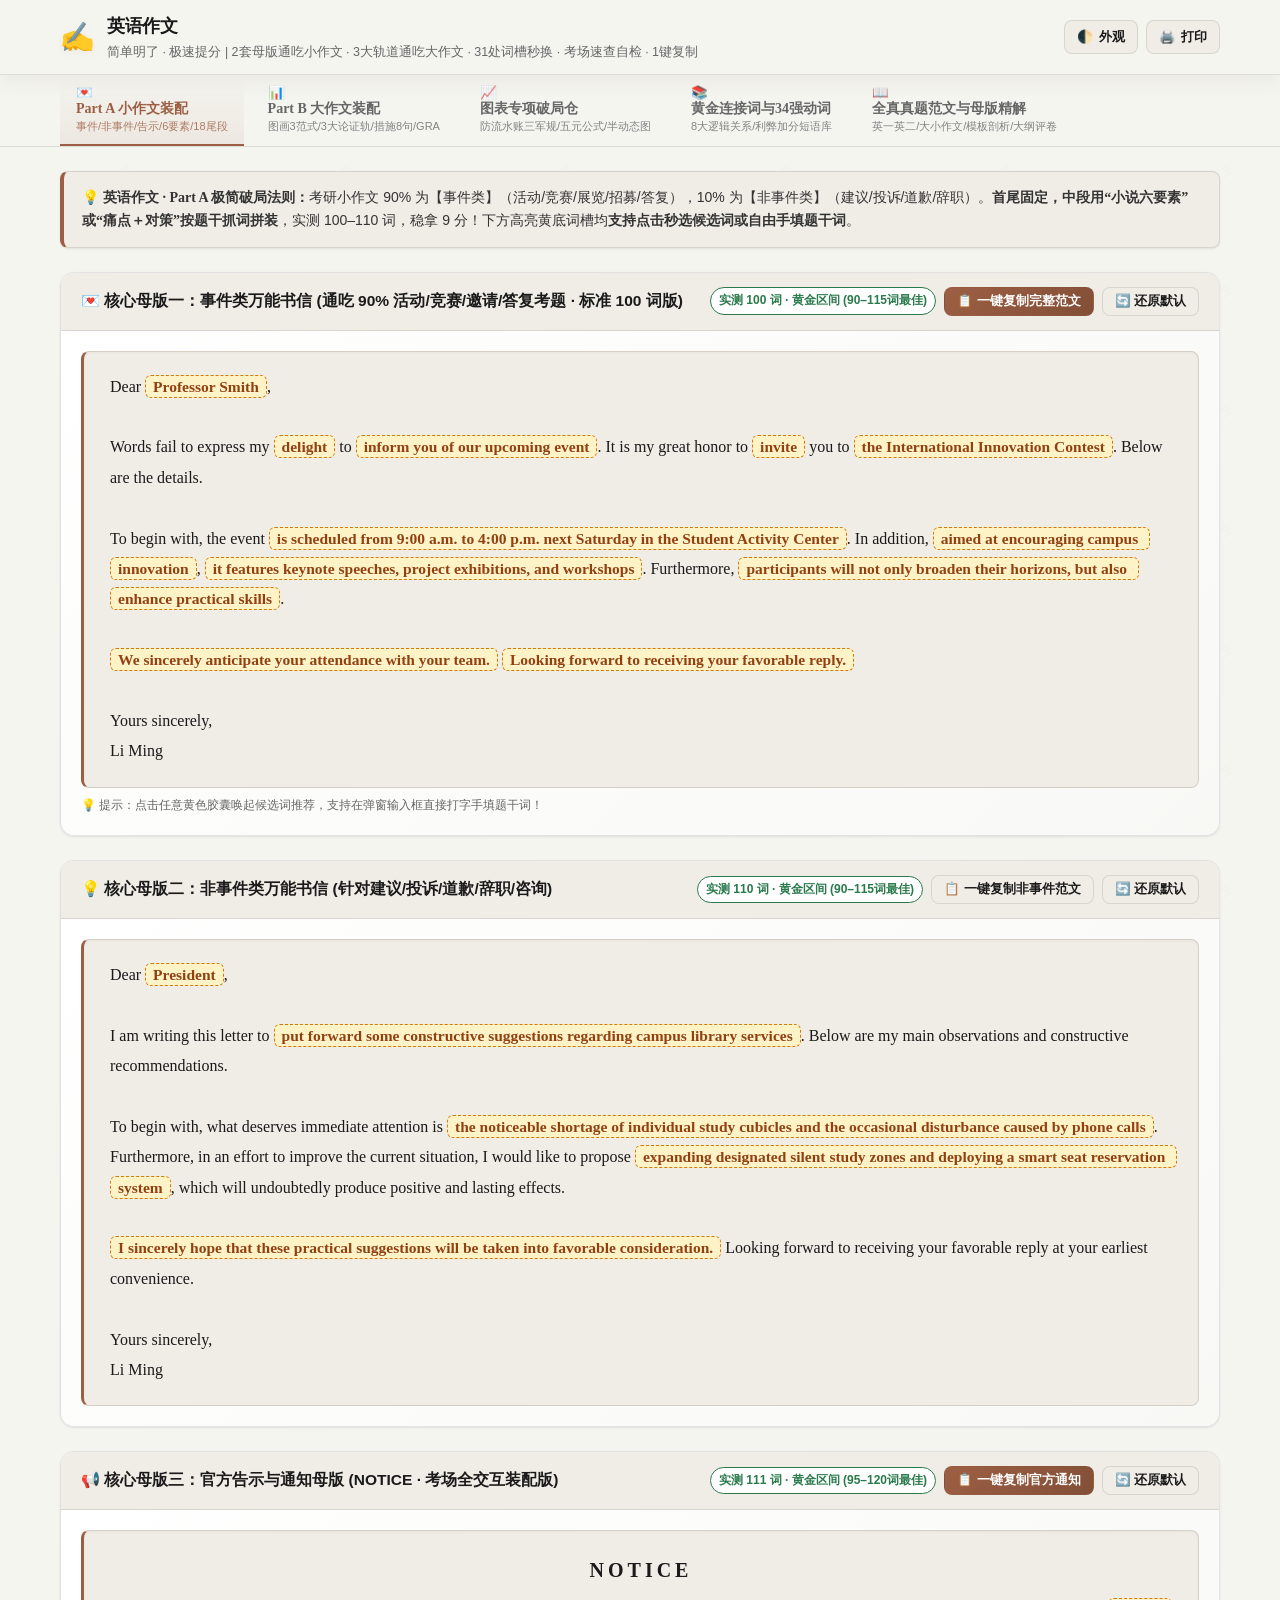
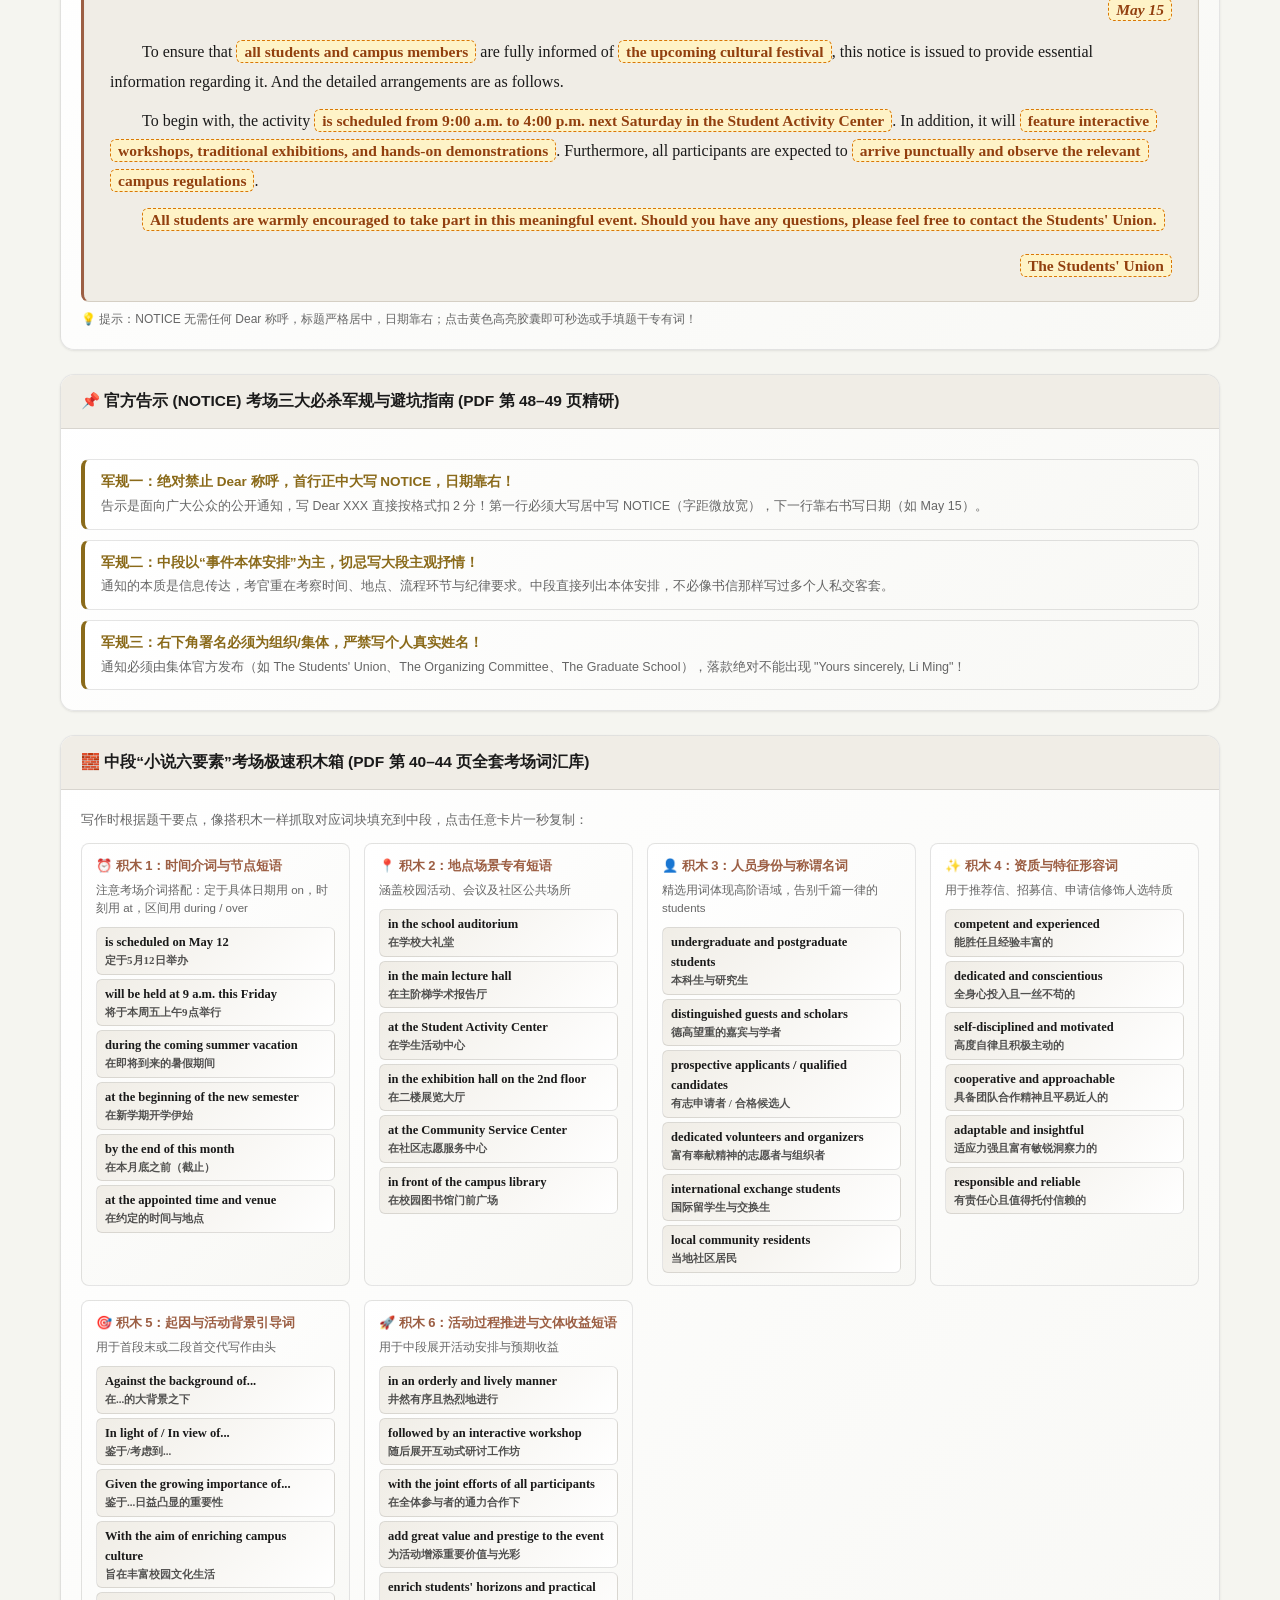
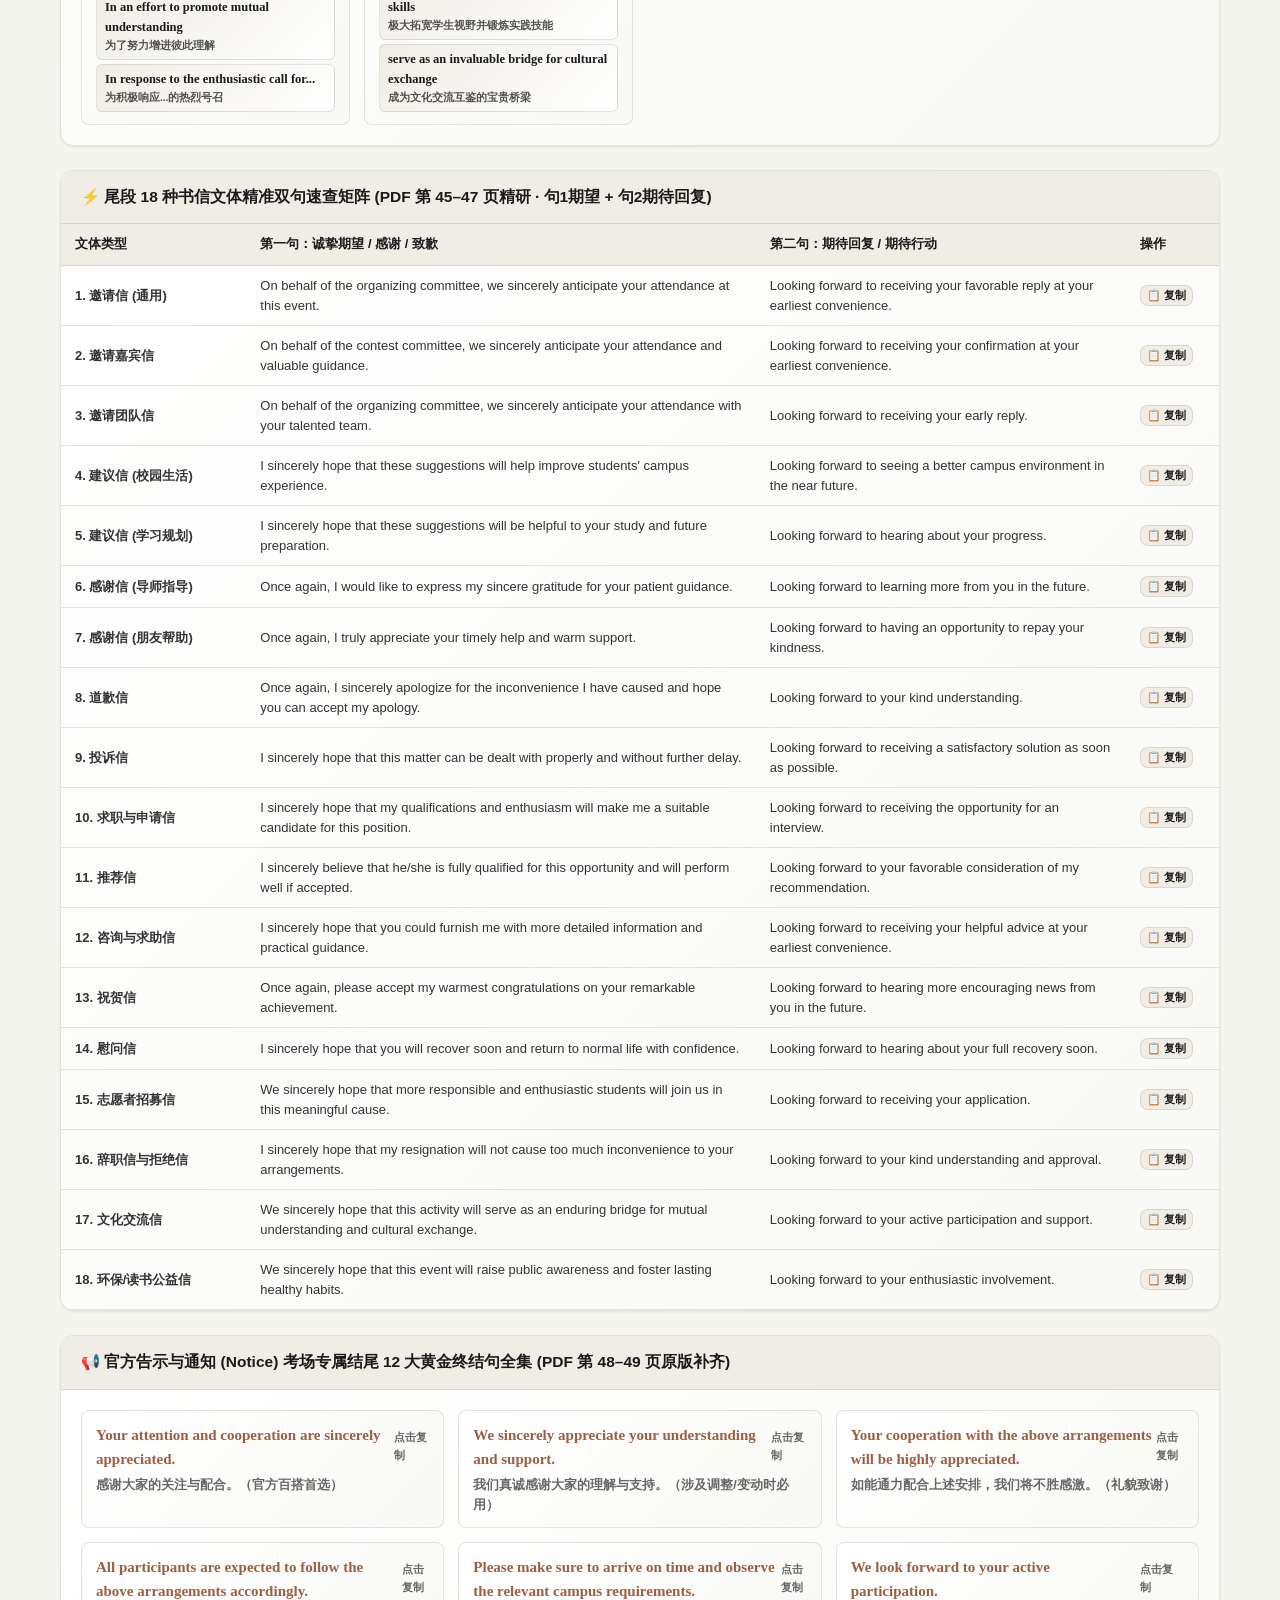
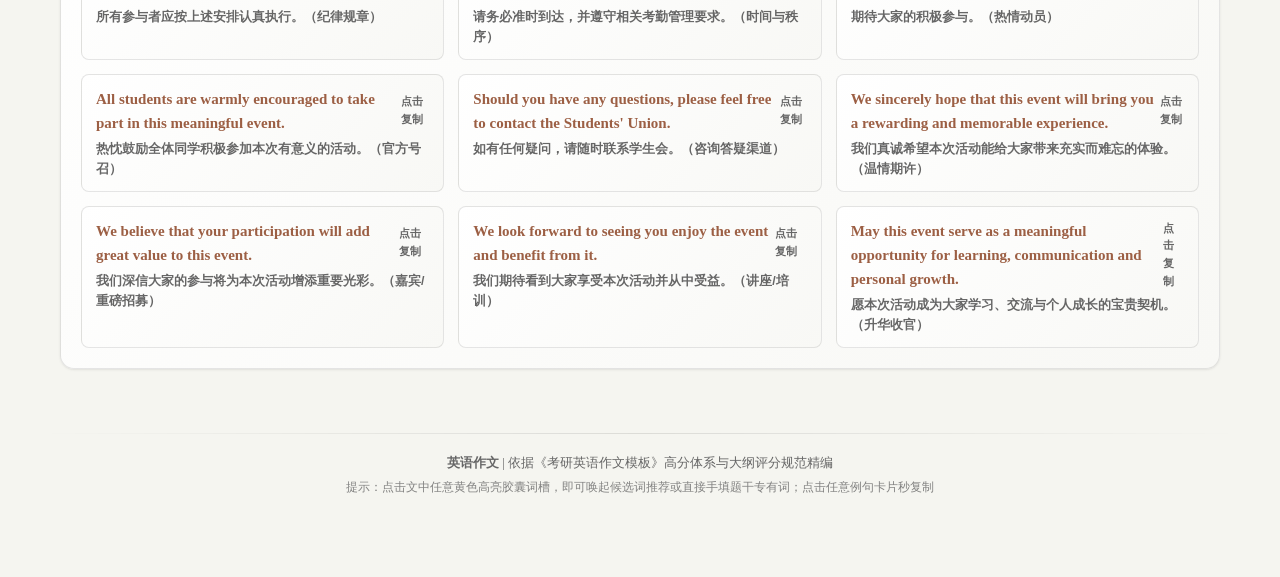
<file: index.html>
<!DOCTYPE html>
<html lang="zh-CN">
<head>
  <meta charset="UTF-8">
  <meta name="viewport" content="width=device-width, initial-scale=1.0, maximum-scale=5.0, user-scalable=yes">
  <meta name="theme-color" content="#9c5f44" media="(prefers-color-scheme: light)">
  <meta name="theme-color" content="#140f0c" media="(prefers-color-scheme: dark)">
  <meta name="description" content="英语作文 · 考研英语大小作文母版装配站（Part A + Part B 极简母版、词槽秒换、小说六要素积木、18类书信尾段、措施8大官方句、34学术强动词、图表三大军规、上位大词速查）">
  <meta name="apple-mobile-web-app-capable" content="yes">
  <meta name="apple-mobile-web-app-status-bar-style" content="black-translucent">
  <meta http-equiv="X-UA-Compatible" content="IE=edge">
  <meta name="referrer" content="no-referrer">
  <!-- Security: Content-Security-Policy -->
  <meta http-equiv="Content-Security-Policy" content="default-src 'self'; style-src 'self' 'unsafe-inline' https://fonts.loli.net; font-src https://fonts.gstatic.com https://gstatic.loli.net; script-src 'self' 'unsafe-inline'; img-src 'self' data:; connect-src 'self';">
  <title>英语作文</title>
  <link rel="preconnect" href="https://fonts.loli.net" crossorigin>
  <link rel="stylesheet" href="style.css">
  <link rel="manifest" href="manifest.json">
</head>
<body>
  <!-- Header Bar -->
  <header class="app-header">
    <div class="header-inner">
      <div class="brand-wrap">
        <div class="brand-logo" title="英语作文 · 考研英语大小作文母版装配站">✍️</div>
        <div class="brand-info">
          <div class="brand-title-row">
            <h1 class="brand-title">英语作文</h1>
          </div>
          <p class="brand-desc">简单明了 · 极速提分 | 2套母版通吃小作文 · 3大轨道通吃大作文 · 31处词槽秒换 · 考场速查自检 · 1键复制</p>
        </div>
      </div>
      <div class="header-actions">
        <button type="button" class="action-btn theme-toggle-btn" id="theme-toggle-btn" title="切换深色/浅色模式" aria-label="切换主题模式">
          <span class="theme-icon">🌓</span>
          <span class="btn-label">外观</span>
        </button>
        <button type="button" class="action-btn print-btn" id="print-btn" title="打印/导出为 A4 纸质背诵单" aria-label="打印导出">
          <span>🖨️</span>
          <span class="btn-label">打印</span>
        </button>
      </div>
    </div>
  </header>

  <!-- Sticky Nav Tabs -->
  <nav class="nav-bar" role="tablist" aria-label="内容导航">
    <div class="nav-inner">
      <button type="button" class="nav-tab is-active" data-tab="partA" role="tab" aria-selected="true" aria-controls="main-container">
        <span class="tab-icon">💌</span>
        <span class="tab-title">
          <span class="title-full">Part A 小作文装配</span>
          <span class="title-short">Part A 小作文</span>
        </span>
        <span class="tab-sub">事件/非事件/告示/6要素/18尾段</span>
      </button>
      <button type="button" class="nav-tab" data-tab="partB" role="tab" aria-selected="false" aria-controls="main-container">
        <span class="tab-icon">📊</span>
        <span class="tab-title">
          <span class="title-full">Part B 大作文装配</span>
          <span class="title-short">Part B 大作文</span>
        </span>
        <span class="tab-sub">图画3范式/3大论证轨/措施8句/GRA</span>
      </button>
      <button type="button" class="nav-tab" data-tab="charts" role="tab" aria-selected="false" aria-controls="main-container">
        <span class="tab-icon">📈</span>
        <span class="tab-title">
          <span class="title-full">图表专项破局仓</span>
          <span class="title-short">图表公式</span>
        </span>
        <span class="tab-sub">防流水账三军规/五元公式/半动态图</span>
      </button>
      <button type="button" class="nav-tab" data-tab="toolkit" role="tab" aria-selected="false" aria-controls="main-container">
        <span class="tab-icon">📚</span>
        <span class="tab-title">
          <span class="title-full">黄金连接词与34强动词</span>
          <span class="title-short">词库</span>
        </span>
        <span class="tab-sub">8大逻辑关系/利弊加分短语库</span>
      </button>
      <button type="button" class="nav-tab" data-tab="examTips" role="tab" aria-selected="false" aria-controls="main-container">
        <span class="tab-icon">📖</span>
        <span class="tab-title">
          <span class="title-full">全真真题范文与母版精解</span>
          <span class="title-short">真题精解</span>
        </span>
        <span class="tab-sub">英一英二/大小作文/模板剖析/大纲评卷</span>
      </button>
    </div>
  </nav>

  <!-- Main Content Container -->
  <main class="main-container" id="main-container" role="tabpanel">
    <!-- Tab content injected dynamically via app.js -->
  </main>

  <!-- Bottom Quick Status & Toast -->
  <div class="toast" id="toast" role="alert" aria-live="assertive" hidden></div>

  <!-- Back to Top Button -->
  <button type="button" class="back-to-top" id="back-to-top" aria-label="回到顶部" hidden>
    <span>↑</span>
  </button>

  <!-- Footer -->
  <footer class="app-footer">
    <p><strong>英语作文</strong> | 依据《考研英语作文模板》高分体系与大纲评分规范精编</p>
    <p class="footer-tip">提示：点击文中任意黄色高亮胶囊词槽，即可唤起候选词推荐或直接手填题干专有词；点击任意例句卡片秒复制</p>
  </footer>

  <script src="app.js"></script>
</body>
</html>
</file>
<file: style.css>
/* ==========================================================================
   Olu
   Design System & Modern Stylesheet
   ========================================================================== */

@import url('https://fonts.loli.net/css2?family=Noto+Serif+SC:wght@700&family=Noto+Sans+SC:wght@300;400;500;600;700&display=swap');

:root {
  /* Typography */
  --font-sans: 'Noto Sans SC', -apple-system, BlinkMacSystemFont, 'Segoe UI', Roboto, 'PingFang SC', 'Microsoft YaHei', sans-serif;
  --font-serif: 'Noto Serif SC', 'Songti SC', 'STSong', 'SimSun', serif;
  --font-en: 'Times New Roman', Times, Georgia, serif;
  --font-mono: SFMono-Regular, Consolas, 'Liberation Mono', Menlo, monospace;

  /* Theme: Light Mode (Warm Academic) */
  --bg: #f5f5f0;
  --surface: #ffffff;
  --surface-gradient-start: #ffffff;
  --surface-gradient-end: #f8f8f5;
  --paper: #f0ede6;
  --paper-border: #d5cfc4;
  --line: rgba(0,0,0,0.1);
  --line-strong: rgba(0,0,0,0.18);
  --glass: rgba(245,245,240,0.92);

  --ink: #1a1a1a;
  --ink-light: #333333;
  --muted: #666666;
  --muted-light: #999999;

  --accent: #9c5f44;
  --accent-hover: #834f37;
  --accent-light: rgba(156,95,68,0.09);
  --accent-border: rgba(156,95,68,0.26);

  --slot-bg: #fef3c7;
  --slot-border: #d97706;
  --slot-text: #92400e;
  --slot-hover: #fde68a;

  --gold: #8a6a1a;
  --gold-bg: #fef9eb;
  --blue: #c26a2b;
  --blue-bg: #fdf6ee;
  --green: #2a7a4c;
  --green-bg: #edf8f1;
  --red: #b84236;
  --red-bg: #fdf2f0;
  --purple: #7a3a6a;
  --purple-bg: #f9f2f7;

  --shadow-sm: 0 1px 3px rgba(0,0,0,0.06), 0 1px 2px rgba(0,0,0,0.04);
  --shadow: 0 4px 12px rgba(0,0,0,0.08), 0 2px 4px rgba(0,0,0,0.04);
  --shadow-lg: 0 12px 32px rgba(0,0,0,0.12), 0 4px 8px rgba(0,0,0,0.06);
  
  --radius: 14px;
  --radius-sm: 8px;
}

[data-theme="dark"] {
  /* Theme: Dark Mode (Warm Midnight Roast) */
  --bg: #140f0c;
  --surface: #1e1713;
  --surface-gradient-start: #1e1713;
  --surface-gradient-end: #291f1a;
  --paper: #251d18;
  --paper-border: #423229;
  --line: rgba(229,152,102,0.14);
  --line-strong: rgba(229,152,102,0.24);
  --glass: rgba(20,15,12,0.92);

  --ink: #f7ebe1;
  --ink-light: #ebd8cc;
  --muted: #bda698;
  --muted-light: #826e63;

  --accent: #e59866;
  --accent-hover: #f0b27a;
  --accent-light: rgba(229,152,102,0.14);
  --accent-border: rgba(229,152,102,0.3);

  --slot-bg: #6e3c10;
  --slot-border: #d97706;
  --slot-text: #fef3c7;
  --slot-hover: #8a4e16;

  --gold: #f0b85c;
  --gold-bg: #2b1f0d;
  --blue: #f0a36b;
  --blue-bg: #331f13;
  --green: #5cdb95;
  --green-bg: #0d3824;
  --red: #f07070;
  --red-bg: #401010;
  --purple: #d182bf;
  --purple-bg: #36152e;

  --shadow-sm: 0 1px 3px rgba(0,0,0,0.3);
  --shadow: 0 4px 12px rgba(0,0,0,0.4);
  --shadow-lg: 0 12px 32px rgba(0,0,0,0.5);
}

::-webkit-scrollbar { width: 6px; height: 6px; }
::-webkit-scrollbar-track { background: transparent; }
::-webkit-scrollbar-thumb { background: var(--muted-light); border-radius: 3px; }
::-webkit-scrollbar-thumb:hover { background: var(--muted); }

::selection { background: var(--accent); color: #fff; }

* {
  box-sizing: border-box;
  margin: 0;
  padding: 0;
}

html, body {
  overflow-x: hidden;
  max-width: 100vw;
}

body {
  font-family: var(--font-sans);
  background-color: var(--bg);
  color: var(--ink);
  line-height: 1.6;
  -webkit-font-smoothing: antialiased;
  padding-bottom: 60px;
}

body::after {
  content: '';
  position: fixed;
  inset: 0;
  pointer-events: none;
  z-index: 0;
  opacity: 0.03;
  background-image: url("data:image/svg+xml,%3Csvg xmlns='http://www.w3.org/2000/svg' width='220' height='120'%3E%3Ctext x='50%25' y='50%25' text-anchor='middle' dominant-baseline='middle' transform='rotate(-25,110,60)' font-family='serif' font-size='13' fill='%23666'%3E%E8%8B%B1%E8%AF%AD%E4%BD%9C%E6%96%87%3C/text%3E%3C/svg%3E");
  background-repeat: repeat;
}

/* Animations */
@keyframes fadeIn {
  from { opacity: 0; transform: translateY(8px); }
  to { opacity: 1; transform: translateY(0); }
}
@keyframes slideUp {
  from { transform: translateY(100%); }
  to { transform: translateY(0); }
}
@keyframes gentlePulse {
  0%, 100% { opacity: 1; }
  50% { opacity: 0.7; }
}
@keyframes shimmer {
  0% { background-position: -200% 0; }
  100% { background-position: 200% 0; }
}

/* Header */
.app-header {
  background: var(--glass);
  border-bottom: 1px solid var(--line);
  position: sticky;
  top: 0;
  z-index: 100;
  backdrop-filter: blur(14px);
  box-shadow: 0 8px 18px rgba(60,50,40,0.05);
}
.header-inner {
  max-width: 1200px;
  margin: 0 auto;
  padding: 12px 20px;
  display: flex;
  align-items: center;
  justify-content: space-between;
  gap: 16px;
  position: relative;
  z-index: 1;
}
.brand-wrap {
  display: flex;
  align-items: center;
  gap: 12px;
}
.brand-logo {
  font-size: 28px;
  line-height: 1;
  filter: drop-shadow(0 2px 4px var(--accent-light));
}
.brand-title-row {
  display: flex;
  align-items: center;
  gap: 8px;
}
.brand-title {
  font-family: var(--font-serif);
  font-size: 18px;
  font-weight: 700;
  color: var(--ink);
  letter-spacing: -0.02em;
}
.badge-pill {
  font-size: 11px;
  font-weight: 700;
  padding: 3px 9px;
  border-radius: 9999px;
  background: var(--accent-light);
  color: var(--accent);
  border: 1px solid var(--accent-border);
}
.brand-desc {
  font-size: 12.5px;
  color: var(--muted);
  margin-top: 1px;
}
.header-actions {
  display: flex;
  align-items: center;
  gap: 8px;
}
.action-btn {
  display: inline-flex;
  align-items: center;
  gap: 6px;
  background: var(--paper);
  border: 1px solid var(--line);
  color: var(--ink);
  padding: 7px 12px;
  border-radius: var(--radius-sm);
  font-size: 13px;
  font-weight: 600;
  cursor: pointer;
  transition: all 0.25s cubic-bezier(0.4, 0, 0.2, 1);
}
.action-btn:hover {
  background: var(--surface);
  border-color: var(--line-strong);
  color: var(--accent);
  transform: scale(1.02);
}

/* Nav Tabs */
.nav-bar {
  background: var(--glass);
  border-bottom: 1px solid var(--line);
  position: sticky;
  top: 57px;
  z-index: 90;
  backdrop-filter: blur(14px);
}
.nav-inner {
  max-width: 1200px;
  margin: 0 auto;
  padding: 0 20px;
  display: flex;
  gap: 8px;
  overflow-x: auto;
  scrollbar-width: none;
  position: relative;
  z-index: 1;
}
.nav-inner::-webkit-scrollbar {
  display: none;
}
.nav-tab {
  display: flex;
  flex-direction: column;
  align-items: flex-start;
  padding: 10px 16px;
  border: none;
  background: none;
  cursor: pointer;
  border-bottom: 2.5px solid transparent;
  color: var(--muted);
  transition: all 0.25s cubic-bezier(0.4, 0, 0.2, 1);
  white-space: nowrap;
}
.nav-tab:hover {
  color: var(--ink);
}
.nav-tab.is-active {
  color: var(--accent);
  border-bottom-color: var(--accent);
  background: linear-gradient(180deg, transparent, var(--accent-light));
}
.tab-title {
  font-family: var(--font-serif);
  font-size: 14px;
  font-weight: 700;
  display: flex;
  align-items: center;
  gap: 6px;
}
.title-short {
  display: none;
}
.title-full {
  display: inline;
}
.tab-sub {
  font-size: 11px;
  opacity: 0.8;
  margin-top: 1px;
}

/* Main Container */
.main-container {
  max-width: 1200px;
  margin: 0 auto;
  padding: 24px 20px;
  display: flex;
  flex-direction: column;
  gap: 24px;
  position: relative;
  z-index: 1;
}

/* Principle Banner */
.principle-banner {
  background: var(--paper);
  border: 1px solid var(--line);
  border-left: 4px solid var(--accent);
  border-radius: var(--radius-sm);
  padding: 14px 18px;
  font-size: 14px;
  color: var(--ink-light);
  line-height: 1.6;
  box-shadow: var(--shadow-sm);
}
.principle-banner strong {
  font-family: var(--font-serif);
}

/* Template Card */
.template-card {
  background: linear-gradient(135deg, var(--surface-gradient-start), var(--surface-gradient-end));
  border: 1px solid var(--line);
  border-radius: var(--radius);
  box-shadow: var(--shadow-sm);
  overflow: hidden;
  transition: transform 0.2s ease, box-shadow 0.2s ease;
}
.template-card:hover {
  transform: translateY(-1px);
  box-shadow: var(--shadow);
}
.template-card-header {
  padding: 14px 20px;
  border-bottom: 1px solid var(--line);
  display: flex;
  align-items: center;
  justify-content: space-between;
  flex-wrap: wrap;
  gap: 10px;
  background: var(--paper);
}
.template-card-title {
  font-size: 15.5px;
  font-weight: 800;
  color: var(--ink);
  display: flex;
  align-items: center;
  gap: 8px;
}
.header-tools {
  display: flex;
  align-items: center;
  gap: 8px;
  flex-wrap: wrap;
}
.word-count-chip {
  font-size: 12px;
  font-weight: 700;
  padding: 3px 8px;
  border-radius: 9999px;
  background: var(--surface);
  border: 1px solid var(--line);
  color: var(--muted);
}
.template-card-body {
  padding: 20px;
}
.template-subhead {
  display: flex;
  align-items: center;
  justify-content: space-between;
  font-weight: 750;
  font-size: 13.5px;
  margin-bottom: 8px;
  flex-wrap: wrap;
  gap: 8px;
}

/* Paper Text Area */
.essay-paper {
  background: var(--paper);
  border: 1px solid var(--paper-border);
  border-radius: var(--radius-sm);
  padding: 20px 26px;
  font-family: var(--font-en);
  font-size: 16px;
  line-height: 1.9;
  color: var(--ink);
  white-space: pre-wrap;
  word-break: break-word;
  border-left: 3px solid var(--accent);
  box-shadow: inset 0 1px 3px rgba(0,0,0,0.04);
}
.notice-paper {
  text-align: left;
  white-space: normal;
}
.notice-paper p {
  text-indent: 2em;
  margin-top: 10px;
  line-height: 1.85;
}
.notice-title {
  text-align: center;
  font-weight: 900;
  font-size: 20px;
  letter-spacing: 4px;
  margin-bottom: 6px;
  color: var(--ink);
}
.notice-date {
  text-align: right;
  font-size: 14px;
  margin-bottom: 12px;
  color: var(--muted);
  font-style: italic;
}
.notice-sign {
  text-align: right;
  margin-top: 16px;
  font-weight: 700;
  color: var(--ink);
}

/* Interactive Slot Pills */
.interactive-slot {
  background: var(--slot-bg);
  border: 1px dashed var(--slot-border);
  color: var(--slot-text);
  font-family: var(--font-en);
  font-size: 15.5px;
  font-weight: 700;
  padding: 2px 7px;
  border-radius: 6px;
  cursor: pointer;
  display: inline;
  -webkit-box-decoration-break: clone;
  box-decoration-break: clone;
  transition: all 0.25s cubic-bezier(0.4, 0, 0.2, 1);
  position: relative;
  user-select: none;
  text-shadow: 0 1px 1px rgba(255,255,255,0.3);
}
.interactive-slot:hover {
  background: var(--slot-hover);
  border-style: solid;
  transform: scale(1.02);
  box-shadow: 0 1px 3px rgba(0,0,0,0.08);
}

/* Popover Dropdown */
.slot-dropdown-popover {
  position: absolute;
  top: calc(100% + 6px);
  left: 0;
  width: 360px;
  max-width: 90vw;
  background: var(--glass);
  backdrop-filter: blur(12px);
  border: 1px solid var(--line-strong);
  border-radius: 14px;
  box-shadow: var(--shadow-lg);
  padding: 12px;
  z-index: 1000;
  animation: fadeIn 0.25s cubic-bezier(0.4, 0, 0.2, 1);
}
.popover-header {
  display: flex;
  align-items: center;
  justify-content: space-between;
  font-size: 13px;
  font-weight: 750;
  color: var(--ink);
  margin-bottom: 8px;
  padding-bottom: 6px;
  border-bottom: 1px solid var(--line);
}
.popover-close-btn {
  background: none;
  border: none;
  font-size: 16px;
  cursor: pointer;
  color: var(--muted);
  padding: 0 4px;
}
.popover-custom-row {
  display: flex;
  gap: 6px;
  margin-bottom: 10px;
}
.popover-custom-input {
  flex: 1;
  padding: 6px 10px;
  border: 1px solid var(--line);
  border-radius: var(--radius-sm);
  background: var(--paper);
  color: var(--ink);
  font-size: 13px;
}
.popover-custom-input:focus {
  outline: none;
  border-color: var(--accent);
  background: var(--surface);
}
.popover-custom-btn {
  padding: 6px 12px;
  background: var(--accent);
  color: #ffffff;
  border: none;
  border-radius: var(--radius-sm);
  font-size: 12.5px;
  font-weight: 700;
  cursor: pointer;
  transition: all 0.2s ease;
}
.popover-custom-btn:hover {
  background: var(--accent-hover);
  transform: scale(1.02);
}
.popover-section-label {
  font-size: 11.5px;
  font-weight: 700;
  color: var(--muted);
  margin-bottom: 6px;
}
.popover-options-list {
  display: flex;
  flex-direction: column;
  gap: 4px;
  max-height: 240px;
  overflow-y: auto;
}
.slot-option-btn {
  text-align: left;
  background: var(--paper);
  border: 1px solid transparent;
  padding: 7px 10px;
  border-radius: var(--radius-sm);
  cursor: pointer;
  display: flex;
  flex-direction: column;
  gap: 2px;
  transition: all 0.12s ease;
}
.slot-option-btn:hover {
  background: var(--surface);
  border-color: var(--accent-border);
}
.slot-option-btn.is-selected {
  background: var(--accent-light);
  border-color: var(--accent);
}
.slot-option-btn span {
  font-family: var(--font-en);
  font-size: 13.5px;
  font-weight: 700;
  color: var(--ink);
}
.slot-option-btn small {
  font-size: 11.5px;
  color: var(--muted);
}

/* Button Pills */
.btn-pill {
  display: inline-flex;
  align-items: center;
  gap: 4px;
  background: var(--paper);
  border: 1px solid var(--line);
  color: var(--ink);
  padding: 5px 12px;
  border-radius: 8px;
  font-size: 12.5px;
  font-weight: 700;
  cursor: pointer;
  transition: all 0.2s ease;
  white-space: nowrap;
}
.btn-pill:hover {
  background: var(--surface);
  border-color: var(--line-strong);
  color: var(--accent);
  transform: scale(1.02);
}
.btn-pill-primary {
  background: linear-gradient(135deg, var(--accent), var(--accent-hover));
  color: #ffffff;
  border-color: transparent;
}
.btn-pill-primary:hover {
  background: var(--accent-hover);
  color: #ffffff;
}

/* Grids and Cards */
.blocks-grid {
  display: grid;
  grid-template-columns: repeat(auto-fill, minmax(260px, 1fr));
  gap: 14px;
  margin-top: 10px;
}
.block-card {
  background: linear-gradient(135deg, var(--surface-gradient-start), var(--surface-gradient-end));
  border: 1px solid var(--line);
  border-radius: var(--radius-sm);
  padding: 12px 14px;
  display: flex;
  flex-direction: column;
  gap: 4px;
  transition: all 0.2s ease;
}
.block-card:hover {
  transform: translateY(-2px);
  box-shadow: var(--shadow-sm);
}
.block-label {
  font-size: 13px;
  font-weight: 750;
  color: var(--accent);
}
.block-snippet {
  font-family: var(--font-en);
  font-size: 13.5px;
  color: var(--ink);
  line-height: 1.45;
}

/* Umbrella Topics Grid */
.umbrella-topics-grid {
  display: grid;
  grid-template-columns: repeat(auto-fill, minmax(270px, 1fr));
  gap: 14px;
  margin-top: 10px;
}
.umbrella-topic-card {
  background: linear-gradient(135deg, var(--surface-gradient-start), var(--surface-gradient-end));
  border: 1px solid var(--line);
  border-radius: 10px;
  padding: 14px 16px;
  display: flex;
  flex-direction: column;
  gap: 6px;
  transition: all 0.2s ease;
}
.umbrella-topic-card:hover {
  transform: translateY(-2px);
  box-shadow: var(--shadow-sm);
}
.umbrella-topic-header {
  font-size: 14px;
  font-weight: 800;
  color: var(--accent);
  display: flex;
  align-items: center;
  gap: 6px;
}
.umbrella-topic-words {
  font-family: var(--font-en);
  font-size: 13.5px;
  font-weight: 700;
  color: var(--ink);
  line-height: 1.45;
  background: var(--paper);
  padding: 6px 10px;
  border-radius: 6px;
  border: 1px solid var(--line);
}
.umbrella-topic-years {
  font-size: 12px;
  color: var(--muted);
}

/* Military Rules List */
.military-rules-list {
  display: flex;
  flex-direction: column;
  gap: 10px;
  margin-top: 10px;
}
.military-rule-card {
  background: linear-gradient(135deg, var(--surface-gradient-start), var(--surface-gradient-end));
  border: 1px solid var(--line);
  border-left: 4px solid var(--gold);
  border-radius: 8px;
  padding: 12px 16px;
  font-size: 13.5px;
  line-height: 1.55;
  color: var(--ink);
  transition: all 0.2s ease;
}
.military-rule-card:hover {
  transform: translateY(-1px);
  box-shadow: var(--shadow-sm);
}
.military-rule-card strong {
  color: var(--gold);
}

/* Connectors Matrix Grid */
.connector-matrix-grid {
  display: grid;
  grid-template-columns: repeat(auto-fill, minmax(260px, 1fr));
  gap: 14px;
}
.connector-card {
  background: linear-gradient(135deg, var(--surface-gradient-start), var(--surface-gradient-end));
  border: 1px solid var(--line);
  border-radius: 8px;
  padding: 12px 14px;
  display: flex;
  flex-direction: column;
  gap: 6px;
  transition: all 0.2s ease;
}
.connector-card:hover {
  transform: translateY(-2px);
  box-shadow: var(--shadow-sm);
}
.connector-card-header {
  font-size: 13.5px;
  font-weight: 800;
  color: var(--accent);
}
.connector-type-desc {
  font-size: 12px;
  color: var(--muted);
}
.connector-chips-wrap {
  display: flex;
  flex-wrap: wrap;
  gap: 6px;
  margin-top: 4px;
}
.connector-chip {
  background: linear-gradient(135deg, var(--paper), var(--surface));
  border: 1px solid var(--line);
  color: var(--ink);
  padding: 4px 8px;
  border-radius: 6px;
  font-family: var(--font-en);
  font-size: 12.5px;
  font-weight: 600;
  cursor: pointer;
  transition: all 0.2s ease;
}
.connector-chip:hover {
  background: var(--accent-light);
  border-color: var(--accent);
  color: var(--accent);
  transform: scale(1.05);
  box-shadow: var(--shadow-sm);
}

/* Verb Bank & Evaluation Phrases */
.verb-bank-grid {
  display: grid;
  grid-template-columns: repeat(auto-fill, minmax(270px, 1fr));
  gap: 14px;
}
.verb-item-card {
  background: linear-gradient(135deg, var(--surface-gradient-start), var(--surface-gradient-end));
  border: 1px solid var(--line);
  border-radius: 8px;
  padding: 12px 14px;
  cursor: pointer;
  display: flex;
  flex-direction: column;
  gap: 4px;
  transition: all 0.2s ease;
}
.verb-item-card:hover {
  border-color: var(--accent);
  border-left: 3px solid var(--accent);
  transform: translateY(-2px);
  box-shadow: var(--shadow);
}
.verb-word {
  display: flex;
  align-items: center;
  justify-content: space-between;
  font-family: var(--font-en);
  font-size: 15px;
  font-weight: 800;
  color: var(--accent);
}
.verb-copy-hint {
  font-size: 11px;
  color: var(--muted);
  font-family: var(--font-sans);
}
.verb-cn {
  font-size: 12.5px;
  color: var(--muted);
  font-weight: 600;
}
.verb-example {
  font-family: var(--font-en);
  font-size: 13.5px;
  color: var(--ink-light);
  line-height: 1.45;
  background: var(--paper);
  padding: 6px 8px;
  border-radius: 4px;
  margin-top: 2px;
}

/* Dynamic Formula Chain */
.formula-flow-wrap {
  display: flex;
  align-items: center;
  gap: 6px;
  flex-wrap: wrap;
  padding: 10px 0;
  animation: fadeIn 0.4s ease;
}
.formula-step-chip {
  background: linear-gradient(135deg, var(--surface-gradient-start), var(--surface-gradient-end));
  border: 1px solid var(--line);
  border-radius: 6px;
  padding: 8px 12px;
  display: flex;
  flex-direction: column;
  align-items: center;
  gap: 2px;
}
.formula-step-num {
  font-size: 10.5px;
  font-weight: 800;
  color: var(--accent);
  text-transform: uppercase;
}
.formula-step-name {
  font-size: 12.5px;
  font-weight: 750;
  color: var(--ink);
}
.formula-step-tip {
  font-family: var(--font-en);
  font-size: 11px;
  color: var(--muted);
}
.formula-flow-arrow {
  font-size: 16px;
  font-weight: 800;
  color: var(--accent);
}

/* Formula Scroll Cue (mobile only) */
.formula-scroll-cue {
  display: none;
  font-size: 12px;
  font-weight: 600;
  color: var(--accent);
  padding: 6px 0;
  margin-bottom: 4px;
}

/* Matrix Table */
.matrix-scroll-cue {
  display: none;
  font-size: 12px;
  color: var(--accent);
  padding: 6px 20px;
  background: var(--accent-light);
  border-bottom: 1px solid var(--line);
}
.matrix-table-wrap {
  overflow-x: auto;
  margin: 0;
}
.matrix-table {
  width: 100%;
  border-collapse: collapse;
  font-size: 13px;
  text-align: left;
}
.matrix-table th {
  background: var(--paper);
  padding: 10px 14px;
  border-bottom: 1px solid var(--line);
  color: var(--ink);
  font-weight: 750;
}
.matrix-table td {
  padding: 10px 14px;
  border-bottom: 1px solid var(--line);
  color: var(--ink-light);
  line-height: 1.5;
}
.matrix-table tr:hover td {
  background: var(--surface);
}

/* Toast */
.toast {
  position: fixed;
  bottom: 24px;
  left: 50%;
  transform: translateX(-50%);
  background: var(--glass);
  backdrop-filter: blur(16px);
  border: 1px solid var(--line-strong);
  color: var(--ink);
  padding: 10px 20px;
  border-radius: 9999px;
  font-size: 13.5px;
  font-weight: 600;
  box-shadow: var(--shadow-lg);
  z-index: 2000;
  pointer-events: none;
  animation: toastIn 0.2s cubic-bezier(0.4, 0, 0.2, 1);
}
@keyframes toastIn {
  from { opacity: 0; transform: translate(-50%, 10px); }
  to { opacity: 1; transform: translate(-50%, 0); }
}

/* Footer */
.app-footer {
  max-width: 1200px;
  margin: 40px auto 0;
  padding: 20px;
  background: linear-gradient(to right, transparent, var(--line), transparent);
  background-size: 100% 1px;
  background-position: top;
  background-repeat: no-repeat;
  text-align: center;
  font-size: 13px;
  color: var(--muted);
  position: relative;
  z-index: 1;
  font-family: var(--font-serif);
}
.footer-tip {
  font-size: 12px;
  margin-top: 4px;
  opacity: 0.8;
  font-family: var(--font-sans);
}

/* Back to Top Button */
.back-to-top {
  position: fixed;
  bottom: calc(24px + env(safe-area-inset-bottom, 0px));
  right: 24px;
  width: 44px;
  height: 44px;
  border-radius: 50%;
  background: var(--glass);
  backdrop-filter: blur(14px);
  -webkit-backdrop-filter: blur(14px);
  border: 1px solid var(--line-strong);
  color: var(--accent);
  font-size: 18px;
  font-weight: 800;
  cursor: pointer;
  z-index: 90;
  display: flex;
  align-items: center;
  justify-content: center;
  box-shadow: var(--shadow);
  transition: all 0.25s cubic-bezier(0.4, 0, 0.2, 1);
  opacity: 1;
}
.back-to-top[hidden] {
  opacity: 0;
  pointer-events: none;
  transform: translateY(12px);
}
.back-to-top:hover {
  background: var(--accent);
  color: #fff;
  border-color: var(--accent);
  transform: translateY(-2px);
  box-shadow: var(--shadow-lg);
}
.back-to-top:active {
  transform: translateY(0);
}

/* Subtle watermark background */
body::after {
  content: '';
  position: fixed;
  inset: 0;
  pointer-events: none;
  z-index: 0;
  opacity: 0.025;
  background-image: url("data:image/svg+xml,%3Csvg xmlns='http://www.w3.org/2000/svg' width='220' height='120'%3E%3Ctext x='50%25' y='50%25' text-anchor='middle' dominant-baseline='middle' transform='rotate(-25,110,60)' font-family='serif' font-size='13' fill='%23666'%3E%E8%8B%B1%E8%AF%AD%E4%BD%9C%E6%96%87%3C/text%3E%3C/svg%3E");
  background-repeat: repeat;
}

/* Print Styles */
@media print {
  .app-header, .nav-bar, .header-tools, .app-footer, .toast, .slot-dropdown-popover, .back-to-top {
    display: none !important;
  }
  body::after {
    display: none !important;
  }
  body {
    background: #ffffff !important;
    color: #000000 !important;
    padding: 0 !important;
  }
  .main-container {
    max-width: 100% !important;
    padding: 0 !important;
    gap: 16px !important;
  }
  .template-card {
    border: 1px solid #000000 !important;
    box-shadow: none !important;
    page-break-inside: avoid;
    margin-bottom: 20px;
  }
  .essay-paper {
    background: #ffffff !important;
    border: none !important;
    color: #000000 !important;
    font-size: 12pt !important;
  }
  .interactive-slot {
    background: none !important;
    border: none !important;
    color: #000000 !important;
    font-weight: bold !important;
    text-decoration: underline !important;
    padding: 0 !important;
  }
}

/* ═══════════════════════════════════════════════════════════════════
   Mobile Responsiveness · 7 大格式重构
   ═══════════════════════════════════════════════════════════════════ */

/* ── 通用移动端断点 (≤ 680px) ── */
@media (max-width: 680px) {

  /* ─── 0. 全局基础收紧 ─── */
  body {
    -webkit-tap-highlight-color: transparent;
    touch-action: manipulation;
  }

  /* ─── 1. Header 紧凑化 ─── */
  .app-header {
    position: sticky;
    top: 0;
  }
  .header-inner {
    padding: 8px 12px;
    gap: 8px;
  }
  .brand-logo {
    font-size: 22px;
  }
  .brand-title {
    font-size: 14.5px;
    letter-spacing: -0.01em;
  }
  .badge-pill {
    font-size: 9px;
    padding: 1px 5px;
  }
  .brand-desc {
    display: none;
  }
  .action-btn {
    padding: 6px 8px;
    font-size: 12px;
  }
  .action-btn .btn-label {
    display: none;
  }

  /* ─── 2. 顶部导航：横向滑动胶囊栏 (44px 高度) ─── */
  .nav-bar {
    top: 44px;  /* header 压缩后的高度 */
    height: 44px;
    border-bottom: 1px solid var(--line);
    background: var(--glass);
    backdrop-filter: blur(14px);
    -webkit-backdrop-filter: blur(14px);
    display: flex;
    align-items: center;
  }
  .nav-inner {
    padding: 0 10px;
    gap: 8px;
    height: 100%;
    align-items: center;
    overflow-x: auto;
    -webkit-overflow-scrolling: touch;
    scroll-snap-type: x mandatory;
    scrollbar-width: none;
  }
  .nav-tab {
    flex: 0 0 auto;
    scroll-snap-align: start;
    flex-direction: row;
    align-items: center;
    gap: 6px;
    padding: 6px 14px;
    height: 32px;
    border: 1px solid var(--line);
    border-radius: 9999px;
    background: var(--surface);
    color: var(--muted);
    white-space: nowrap;
    min-width: 0;
    transition: all 0.2s ease;
    box-shadow: 0 1px 2px rgba(0, 0, 0, 0.03);
  }
  .nav-tab:hover {
    color: var(--ink);
  }
  .nav-tab.is-active {
    background: var(--accent);
    color: #ffffff;
    border-color: var(--accent);
    box-shadow: 0 2px 8px rgba(156, 95, 68, 0.28);
  }
  .nav-tab.is-active .tab-title,
  .nav-tab.is-active .title-short {
    color: #ffffff;
    font-weight: 700;
  }
  .tab-icon {
    font-size: 14px;
    flex-shrink: 0;
  }
  .tab-title {
    font-size: 13px;
    font-weight: 600;
  }
  .title-short {
    display: inline;
  }
  .title-full {
    display: none;
  }
  .tab-sub {
    display: none;
  }

  /* ─── 3. 主内容区紧凑间距 ─── */
  .main-container {
    padding: 12px 10px;
    gap: 14px;
  }

  /* ─── 模板卡片移动端适配 ─── */
  .template-card {
    border-radius: 10px;
  }
  .template-card:hover {
    transform: none;
    box-shadow: var(--shadow-sm);
  }
  .template-card-header {
    padding: 10px 12px;
    gap: 8px;
  }
  .template-card-title {
    font-size: 14px;
    line-height: 1.35;
    /* 允许标题自然折行 */
    white-space: normal;
    word-break: break-all;
  }
  .header-tools {
    width: 100%;
    gap: 6px;
  }
  .header-tools .btn-pill {
    font-size: 11px;
    padding: 4px 8px;
  }
  .template-card-body {
    padding: 12px;
  }
  .template-subhead {
    font-size: 12.5px;
    gap: 6px;
  }

  /* ─── 原则提示条 ─── */
  .principle-banner {
    padding: 10px 12px;
    font-size: 13px;
    line-height: 1.55;
    border-radius: 6px;
  }

  /* ─── 4. 作文纸面区域 ─── */
  .essay-paper {
    font-size: 14.5px;
    padding: 14px 12px;
    line-height: 1.8;
    border-left-width: 2px;
    border-radius: 6px;
  }

  /* ─── 4. 黄色词槽：inline + box-decoration-break 自然折行 ─── */
  .interactive-slot {
    display: inline;
    -webkit-box-decoration-break: clone;
    box-decoration-break: clone;
    padding: 1px 5px;
    border-radius: 4px;
    font-size: 14px;
    /* 移动端取消 position:relative 避免 popover 跟随 */
    position: static;
    line-height: 2;
  }
  .interactive-slot:hover {
    transform: none;
  }

  /* ─── 5. 官方告示 NOTICE 语义化排版 ─── */
  .notice-paper {
    text-align: left;
    white-space: normal;
  }
  .notice-paper p {
    text-indent: 2em;
    margin-top: 8px;
    line-height: 1.75;
  }
  .notice-title {
    font-size: 17px;
    letter-spacing: 3px;
    margin-bottom: 4px;
  }
  .notice-date {
    font-size: 13px;
    margin-bottom: 10px;
  }
  .notice-sign {
    margin-top: 14px;
  }

  /* ─── 3. 词槽弹窗：底部全屏沉浸式 Action Sheet ─── */
  .slot-dropdown-popover {
    position: fixed !important;
    top: auto !important;
    bottom: 0 !important;
    left: 0 !important;
    right: 0 !important;
    width: 100vw !important;
    max-width: 100vw !important;
    max-height: 88vh;
    border-radius: 18px 18px 0 0;
    border: none;
    border-top: 1px solid var(--line-strong);
    padding: 0;
    z-index: 9999;
    animation: actionSheetUp 0.3s cubic-bezier(0.16, 1, 0.3, 1);
    background: var(--glass);
    backdrop-filter: blur(18px);
    -webkit-backdrop-filter: blur(18px);
    box-shadow: 0 -8px 32px rgba(0,0,0,0.15);
    display: flex;
    flex-direction: column;
    overflow: hidden;
  }
  /* Action Sheet 拖拽指示条 */
  .slot-dropdown-popover::before {
    content: '';
    display: block;
    width: 36px;
    height: 4px;
    background: var(--muted-light);
    border-radius: 2px;
    margin: 10px auto 4px;
    flex-shrink: 0;
  }
  .popover-header {
    padding: 10px 12px;
    margin-bottom: 0;
    font-size: 16px;
    flex-shrink: 0;
    border-bottom: 1px solid var(--line);
    display: flex;
    align-items: center;
    justify-content: space-between;
  }
  .popover-header span {
    font-size: 15px;
    font-weight: 750;
    line-height: 1.35;
  }
  .popover-close-btn {
    width: 32px;
    height: 32px;
    border-radius: 50%;
    background: var(--paper);
    display: flex;
    align-items: center;
    justify-content: center;
    font-size: 16px;
    padding: 0;
    flex-shrink: 0;
    border: 1px solid var(--line);
  }
  .popover-custom-row {
    padding: 10px 12px;
    margin-bottom: 0;
    flex-shrink: 0;
    gap: 8px;
  }
  .popover-custom-input {
    height: 40px;
    font-size: 14.5px;
    padding: 8px 12px;
    border-radius: 10px;
  }
  .popover-custom-btn {
    height: 40px;
    padding: 8px 16px;
    font-size: 14px;
    border-radius: 10px;
  }
  .popover-section-label {
    padding: 6px 12px 4px;
    font-size: 12px;
    flex-shrink: 0;
  }
  .popover-options-list {
    flex: 1;
    overflow-y: auto;
    -webkit-overflow-scrolling: touch;
    max-height: none;
    padding: 0 12px 12px;
    padding-bottom: calc(12px + env(safe-area-inset-bottom, 0px));
    gap: 6px;
  }
  .slot-option-btn {
    padding: 12px 14px;
    border-radius: 10px;
    min-height: 44px;
    gap: 3px;
    border: 1px solid var(--line);
    background: var(--surface);
  }
  .slot-option-btn span {
    font-size: 14.5px;
  }
  .slot-option-btn small {
    font-size: 12px;
    line-height: 1.35;
  }
  .slot-option-btn.is-selected {
    border-width: 2px;
    background: var(--accent-light);
  }

  /* Action Sheet 背景遮罩 (JS 动态添加) */
  .popover-backdrop {
    position: fixed;
    inset: 0;
    background: rgba(0,0,0,0.35);
    z-index: 9998;
    animation: fadeInOverlay 0.2s ease;
  }

  /* ─── 6. 尾段矩阵表格：水平滚动 + 引导提示 ─── */
  .matrix-scroll-cue {
    display: flex;
    align-items: center;
    gap: 6px;
    font-size: 12px;
    font-weight: 600;
    padding: 8px 12px;
    background: var(--accent-light);
    color: var(--accent);
    border-bottom: 1px solid var(--line);
  }
  .matrix-table-wrap {
    overflow-x: auto;
    -webkit-overflow-scrolling: touch;
  }
  .matrix-table {
    min-width: 580px;
    font-size: 12.5px;
  }
  .matrix-table th,
  .matrix-table td {
    padding: 8px 10px;
  }

  /* ─── 6. 动态图五元公式：水平滚动装配链 ─── */
  .formula-scroll-cue {
    display: flex;
    align-items: center;
    gap: 6px;
    font-size: 12px;
    font-weight: 600;
    color: var(--accent);
    padding: 8px 12px;
    background: var(--accent-light);
    border-radius: 6px;
    margin-bottom: 8px;
  }
  .formula-flow-wrap {
    flex-wrap: nowrap;
    overflow-x: auto;
    -webkit-overflow-scrolling: touch;
    scroll-snap-type: x mandatory;
    padding: 10px 0 14px;
    gap: 4px;
    /* 滚动提示阴影 */
    mask-image: linear-gradient(to right, transparent 0, black 4px, black calc(100% - 24px), transparent 100%);
    -webkit-mask-image: linear-gradient(to right, transparent 0, black 4px, black calc(100% - 24px), transparent 100%);
  }
  .formula-step-chip {
    flex-shrink: 0;
    scroll-snap-align: start;
    padding: 8px 10px;
    min-width: 80px;
  }
  .formula-flow-arrow {
    flex-shrink: 0;
    font-size: 14px;
  }

  /* ─── 7. 逻辑连接词 + 动词库：单列流式排版 ─── */
  .connector-matrix-grid {
    grid-template-columns: 1fr;
    gap: 12px;
  }
  .verb-bank-grid {
    grid-template-columns: 1fr;
    gap: 10px;
  }
  .blocks-grid {
    grid-template-columns: 1fr;
    gap: 10px;
  }
  .umbrella-topics-grid {
    grid-template-columns: 1fr;
    gap: 10px;
  }

  /* 连接词胶囊：放大触控热区 (≥32px 高) */
  .connector-chip {
    padding: 7px 12px;
    font-size: 13px;
    min-height: 32px;
    display: inline-flex;
    align-items: center;
  }
  .connector-chip:hover {
    transform: none;
  }
  .connector-chip:active {
    background: var(--accent-light);
    border-color: var(--accent);
    color: var(--accent);
    transform: scale(0.97);
  }

  /* 动词卡片移动端取消悬浮 */
  .verb-item-card:hover {
    transform: none;
    border-left-width: 1px;
  }
  .verb-item-card:active {
    background: var(--accent-light);
    transform: scale(0.98);
  }

  /* 军规卡片移动端 */
  .military-rule-card:hover {
    transform: none;
  }

  /* 块级卡片移动端 */
  .block-card:hover {
    transform: none;
  }
  .umbrella-topic-card:hover {
    transform: none;
  }

  /* ─── 按钮组移动端全宽 ─── */
  .btn-pill {
    font-size: 11.5px;
    padding: 5px 10px;
  }
  .btn-pill-primary {
    flex: 1;
  }

  /* ─── 回到顶部按钮移动端 ─── */
  .back-to-top {
    bottom: calc(16px + env(safe-area-inset-bottom, 0px));
    right: 14px;
    width: 38px;
    height: 38px;
    font-size: 15px;
  }

  /* ─── Toast 移动端 ─── */
  .toast {
    bottom: calc(16px + env(safe-area-inset-bottom, 0px));
    left: 16px;
    right: 16px;
    transform: none;
    text-align: center;
    font-size: 13px;
    padding: 10px 16px;
  }
}

/* ═══ 更窄屏幕（≤ 380px 小屏手机额外适配）══ */
@media (max-width: 380px) {
  .brand-title {
    font-size: 13px;
  }
  .badge-pill {
    display: none;
  }
  .nav-tab {
    padding: 0 8px;
    height: 40px;
  }
  .tab-title {
    font-size: 12px;
  }
  .tab-icon {
    font-size: 13px;
  }
  .template-card-title {
    font-size: 13px;
  }
  .essay-paper {
    font-size: 14px;
    padding: 10px;
    line-height: 1.7;
  }
  .interactive-slot {
    font-size: 13.5px;
  }
}

/* ═══ Animations ═══ */
@keyframes slideUp {
  from { transform: translateY(100%); }
  to { transform: translateY(0); }
}
@keyframes actionSheetUp {
  from {
    opacity: 0;
    transform: translateY(100%);
  }
  to {
    opacity: 1;
    transform: translateY(0);
  }
}
@keyframes fadeInOverlay {
  from { opacity: 0; }
  to { opacity: 1; }
}

/* Focus visible for accessibility */
.nav-tab:focus-visible,
.action-btn:focus-visible,
.btn-pill:focus-visible,
.interactive-slot:focus-visible,
.connector-chip:focus-visible,
.back-to-top:focus-visible {
  outline: 2px solid var(--accent);
  outline-offset: 2px;
}

/* ═══════════════════════════════════════════════════════════════════
   Tab 5: 考场速查与提分军规 (Exam Tips & Scoring Rescue)
   ═══════════════════════════════════════════════════════════════════ */
.exam-rubric-table {
  width: 100%;
  border-collapse: collapse;
  font-size: 13px;
  margin-top: 8px;
}
.exam-rubric-table th,
.exam-rubric-table td {
  padding: 10px 12px;
  border-bottom: 1px solid var(--line);
  text-align: left;
}
.exam-rubric-table th {
  background: var(--surface-muted);
  font-weight: 700;
  color: var(--ink);
  font-size: 13px;
}
.exam-rubric-table tr:hover td {
  background: var(--surface-muted);
}
.rubric-tag {
  display: inline-block;
  padding: 2px 7px;
  border-radius: 4px;
  font-size: 11px;
  font-weight: 700;
  white-space: nowrap;
}
.rubric-tag-t1 {
  background: #ecfdf5;
  color: #059669;
  border: 1px solid #a7f3d0;
}
.rubric-tag-t2 {
  background: #eff6ff;
  color: #2563eb;
  border: 1px solid #bfdbfe;
}
.rubric-tag-t3 {
  background: #fefce8;
  color: #ca8a04;
  border: 1px solid #fef08a;
}
.rubric-tag-t4 {
  background: #fef2f2;
  color: #dc2626;
  border: 1px solid #fecaca;
}

/* Checklist Cards */
.checklist-grid {
  display: grid;
  grid-template-columns: repeat(auto-fit, minmax(280px, 1fr));
  gap: 12px;
  margin-top: 10px;
}
.checklist-card {
  background: var(--surface);
  border: 1px solid var(--line);
  border-radius: 8px;
  padding: 12px 14px;
  transition: all 0.2s ease;
}
.checklist-card:hover {
  border-color: var(--accent);
  box-shadow: 0 2px 8px rgba(0, 0, 0, 0.05);
}
.checklist-card-title {
  font-weight: 750;
  font-size: 13.5px;
  color: var(--ink);
  display: flex;
  align-items: center;
  gap: 6px;
  margin-bottom: 6px;
}
.checklist-item {
  display: flex;
  align-items: flex-start;
  gap: 8px;
  font-size: 12.5px;
  color: var(--muted);
  line-height: 1.5;
  margin-bottom: 5px;
}
.checklist-item input[type="checkbox"] {
  margin-top: 3px;
  accent-color: var(--accent);
  cursor: pointer;
}

/* Mistake Cards */
.mistake-card {
  background: var(--surface);
  border-left: 4px solid #dc2626;
  border-radius: 0 8px 8px 0;
  border-top: 1px solid var(--line);
  border-right: 1px solid var(--line);
  border-bottom: 1px solid var(--line);
  padding: 12px 16px;
  margin-bottom: 10px;
}
.mistake-header {
  display: flex;
  align-items: center;
  justify-content: space-between;
  margin-bottom: 6px;
}
.mistake-title {
  font-weight: 750;
  font-size: 14px;
  color: #dc2626;
}
.mistake-penalty {
  font-size: 11px;
  font-weight: 700;
  background: #fee2e2;
  color: #b91c1c;
  padding: 2px 8px;
  border-radius: 9999px;
}
.mistake-compare {
  display: grid;
  grid-template-columns: 1fr 1fr;
  gap: 10px;
  margin-top: 8px;
  font-size: 12.5px;
}
@media (max-width: 600px) {
  .mistake-compare {
    grid-template-columns: 1fr;
  }
}
.mistake-wrong {
  background: #fef2f2;
  border: 1px dashed #f87171;
  border-radius: 6px;
  padding: 8px 10px;
  color: #991b1b;
}
.mistake-right {
  background: #f0fdf4;
  border: 1px solid #86efac;
  border-radius: 6px;
  padding: 8px 10px;
  color: #166534;
}

/* Presolving Map Grid */
.presolve-grid {
  display: grid;
  grid-template-columns: repeat(auto-fit, minmax(290px, 1fr));
  gap: 12px;
  margin-top: 10px;
}
.presolve-card {
  background: var(--surface);
  border: 1px solid var(--line);
  border-radius: 8px;
  padding: 14px;
  border-top: 3px solid var(--accent);
}
.presolve-title {
  font-weight: 800;
  font-size: 14px;
  color: var(--accent);
  margin-bottom: 6px;
}
.presolve-years {
  font-size: 11px;
  color: var(--muted);
  margin-bottom: 8px;
  padding-bottom: 6px;
  border-bottom: 1px dashed var(--line);
}
.presolve-keywords {
  font-size: 12.5px;
  line-height: 1.6;
  color: var(--ink);
}

/* ═══════════════════════════════════════════════════════════════════
   Full Exam Essay Showcase (真题范文与母版精解)
   ═══════════════════════════════════════════════════════════════════ */
.essay-showcase-card {
  background: var(--surface);
  border: 1px solid var(--line);
  border-radius: 10px;
  margin-bottom: 20px;
  overflow: hidden;
  box-shadow: 0 2px 6px rgba(0, 0, 0, 0.03);
  transition: all 0.25s ease;
}
.essay-showcase-card:hover {
  border-color: var(--accent);
  box-shadow: 0 4px 14px rgba(0, 0, 0, 0.07);
}
.essay-showcase-header {
  padding: 14px 18px;
  background: var(--surface-muted);
  border-bottom: 1px solid var(--line);
  display: flex;
  align-items: center;
  justify-content: space-between;
  flex-wrap: wrap;
  gap: 10px;
}
.essay-meta-tags {
  display: flex;
  align-items: center;
  flex-wrap: wrap;
  gap: 6px;
}
.meta-tag {
  font-size: 11px;
  font-weight: 750;
  padding: 2px 8px;
  border-radius: 9999px;
  white-space: nowrap;
}
.tag-en1 {
  background: #eff6ff;
  color: #1d4ed8;
  border: 1px solid #bfdbfe;
}
.tag-en2 {
  background: #fdf2f8;
  color: #be185d;
  border: 1px solid #fbcfe8;
}
.tag-partA {
  background: #f0fdf4;
  color: #15803d;
  border: 1px solid #bbf7d0;
}
.tag-partB {
  background: #fefce8;
  color: #a16207;
  border: 1px solid #fef08a;
}
.tag-score {
  background: #fff7ed;
  color: #c2410c;
  border: 1px solid #ffedd5;
  font-weight: 800;
}
.essay-showcase-body {
  padding: 16px 18px;
}
.essay-prompt-box {
  background: #fffbf5;
  border-left: 3px solid var(--accent);
  padding: 8px 12px;
  border-radius: 0 6px 6px 0;
  font-size: 12.5px;
  color: var(--ink);
  margin-bottom: 12px;
}
[data-theme="dark"] .essay-prompt-box {
  background: #1e1713;
}
.essay-content-box {
  font-family: var(--font-en);
  font-size: 14.5px;
  line-height: 1.75;
  color: var(--ink);
  background: var(--surface);
  border: 1px solid var(--line);
  border-radius: 8px;
  padding: 14px 16px;
  margin-bottom: 14px;
}
.essay-breakdown-box {
  background: var(--surface-muted);
  border-radius: 8px;
  padding: 12px 14px;
  font-size: 12.5px;
  line-height: 1.6;
}
.breakdown-row {
  margin-bottom: 8px;
}
.breakdown-row:last-child {
  margin-bottom: 0;
}
.breakdown-label {
  font-weight: 750;
  color: var(--accent);
  margin-right: 4px;
}
.breakdown-rubric {
  background: #f0fdf4;
  border: 1px solid #86efac;
  border-radius: 6px;
  padding: 8px 10px;
  margin-top: 8px;
  font-size: 12px;
  color: #166534;
}
[data-theme="dark"] .breakdown-rubric {
  background: #0f2417;
  border-color: #1e4620;
  color: #86efac;
}

/* Filter Bar for Showcase */
.showcase-filter-bar {
  display: flex;
  align-items: center;
  gap: 8px;
  flex-wrap: wrap;
  margin-bottom: 16px;
  padding: 10px 14px;
  background: var(--surface-muted);
  border-radius: 8px;
  border: 1px solid var(--line);
}
.filter-btn {
  background: var(--surface);
  border: 1px solid var(--line);
  border-radius: 9999px;
  padding: 4px 12px;
  font-size: 12px;
  font-weight: 600;
  color: var(--muted);
  cursor: pointer;
  transition: all 0.2s ease;
}
.filter-btn:hover {
  border-color: var(--accent);
  color: var(--ink);
}
.filter-btn.is-active {
  background: var(--accent);
  border-color: var(--accent);
  color: #fff;
}




/* ========================================================
   Showcase Highlight Mode & Legend (Template Skel vs Fillings)
   ======================================================== */
.showcase-control-row {
  display: flex;
  align-items: center;
  justify-content: space-between;
  gap: 12px;
  flex-wrap: wrap;
  margin-bottom: 16px;
  padding: 10px 14px;
  background: var(--surface-muted);
  border-radius: 8px;
  border: 1px solid var(--line);
}
.showcase-legend-bar {
  display: flex;
  align-items: center;
  gap: 10px;
  flex-wrap: wrap;
  font-size: 12px;
}
.legend-item {
  display: inline-flex;
  align-items: center;
  gap: 5px;
  font-size: 12px;
  font-weight: 600;
  color: var(--ink);
}
.legend-sample {
  display: inline-block;
  padding: 2px 7px;
  border-radius: 4px;
  font-size: 11.5px;
  line-height: 1.4;
}
.legend-sample-skel {
  background: rgba(194, 65, 12, 0.09);
  border-bottom: 2px solid #ea580c;
  color: var(--ink);
  font-weight: 700;
}
.legend-sample-slot {
  background: rgba(217, 119, 6, 0.12);
  color: #78350f;
  border: 1px solid rgba(217, 119, 6, 0.28);
  font-weight: 700;
}
[data-theme="dark"] .legend-sample-skel {
  background: rgba(251, 146, 60, 0.18);
  border-bottom-color: #fb923c;
  color: #fef3c7;
}
[data-theme="dark"] .legend-sample-slot {
  background: rgba(245, 158, 11, 0.16);
  color: #fde68a;
  border-color: rgba(245, 158, 11, 0.35);
}

/* Template Skeleton Highlight in Essay Body */
.tpl-skel {
  background: rgba(194, 65, 12, 0.08);
  border-bottom: 2px solid #ea580c;
  color: var(--ink);
  font-weight: 600;
  padding: 1px 3px;
  border-radius: 3px;
  box-decoration-break: clone;
  -webkit-box-decoration-break: clone;
  transition: background 0.2s ease;
}
.tpl-skel:hover {
  background: rgba(194, 65, 12, 0.16);
}
[data-theme="dark"] .tpl-skel {
  background: rgba(251, 146, 60, 0.16);
  border-bottom-color: #fb923c;
  color: #fef3c7;
}
[data-theme="dark"] .tpl-skel:hover {
  background: rgba(251, 146, 60, 0.25);
}

/* Custom Slot High-Score Fillings in Essay Body (Eye-Friendly Warm Champagne Amber) */
.tpl-slot {
  background: rgba(217, 119, 6, 0.11);
  color: #78350f;
  border: 1px solid rgba(217, 119, 6, 0.26);
  font-weight: 650;
  padding: 1px 5px;
  border-radius: 4px;
  box-decoration-break: clone;
  -webkit-box-decoration-break: clone;
  transition: all 0.2s ease;
}
.tpl-slot:hover {
  background: rgba(217, 119, 6, 0.18);
  color: #612709;
  border-color: rgba(217, 119, 6, 0.42);
}
[data-theme="dark"] .tpl-slot {
  background: rgba(245, 158, 11, 0.15);
  color: #fde68a;
  border-color: rgba(245, 158, 11, 0.3);
}
[data-theme="dark"] .tpl-slot:hover {
  background: rgba(245, 158, 11, 0.22);
  color: #fef08a;
  border-color: rgba(245, 158, 11, 0.45);
}

/* Pure Reading Mode: Temporarily Hide Highlight Styling while Retaining Sentence Clickability */
.hide-highlights .tpl-skel {
  background: transparent !important;
  border-bottom: none !important;
  font-weight: inherit !important;
  color: inherit !important;
  padding: 0 !important;
}
.hide-highlights .tpl-slot {
  background: transparent !important;
  border: none !important;
  font-weight: inherit !important;
  color: inherit !important;
  padding: 0 !important;
  box-shadow: none !important;
}

/* Toggle Highlight Mode Button */
.highlight-toggle-btn {
  display: inline-flex;
  align-items: center;
  gap: 5px;
  padding: 5px 12px;
  border-radius: 9999px;
  font-size: 12px;
  font-weight: 700;
  cursor: pointer;
  border: 1px solid var(--accent);
  background: var(--surface);
  color: var(--accent);
  transition: all 0.2s ease;
}
.highlight-toggle-btn:hover {
  background: var(--accent-light);
}
.highlight-toggle-btn.is-active {
  background: var(--accent);
  color: #fff;
}

@media (max-width: 680px) {
  .showcase-control-row {
    flex-direction: column;
    align-items: stretch;
    gap: 10px;
    padding: 10px 12px;
  }
  .showcase-legend-bar {
    justify-content: space-between;
    width: 100%;
  }
  .legend-item {
    font-size: 11px;
  }
  .legend-sample {
    font-size: 10.5px;
    padding: 1px 5px;
  }
  /* Mobile Eye-Care Softening for High-Score Slots */
  .tpl-slot {
    background: rgba(217, 119, 6, 0.09);
    border: 1px solid rgba(217, 119, 6, 0.2);
    color: #78350f;
    font-weight: 600;
    padding: 0 4px;
    box-shadow: none !important;
  }
  [data-theme="dark"] .tpl-slot {
    background: rgba(245, 158, 11, 0.13);
    border-color: rgba(245, 158, 11, 0.22);
    color: #fde68a;
  }
  .tpl-skel {
    background: rgba(194, 65, 12, 0.07);
    border-bottom: 1.5px solid #ea580c;
    font-weight: 600;
  }
}


/* ========================================================
   Bilingual Chinese Translation Accordion (.essay-cn-details)
   ======================================================== */
.essay-cn-details {
  background: var(--surface-muted);
  border: 1px solid var(--line);
  border-left: 3px solid #d97706;
  border-radius: 8px;
  margin-bottom: 14px;
  overflow: hidden;
  transition: all 0.25s ease;
}
.essay-cn-details[open] {
  background: var(--surface);
  border-color: var(--line-strong);
  box-shadow: 0 2px 8px rgba(0, 0, 0, 0.04);
}
.essay-cn-summary {
  display: flex;
  align-items: center;
  justify-content: space-between;
  padding: 10px 14px;
  cursor: pointer;
  user-select: none;
  font-size: 13px;
  color: var(--ink);
  font-weight: 700;
  background: transparent;
  transition: background 0.2s ease;
}
.essay-cn-summary:hover {
  background: var(--accent-light);
  color: var(--accent);
}
.cn-toggle-hint {
  font-size: 11.5px;
  color: var(--muted);
  font-weight: normal;
}
.essay-cn-content {
  padding: 12px 16px 14px;
  font-size: 13.5px;
  line-height: 1.8;
  color: var(--ink-light);
  border-top: 1px dashed var(--line);
  background: var(--paper);
  font-family: var(--font-sans);
}
[data-theme="dark"] .essay-cn-details {
  background: #1e1915;
  border-color: #3d2f25;
  border-left-color: #f59e0b;
}
[data-theme="dark"] .essay-cn-content {
  background: #171310;
  color: #d1c7bd;
  border-top-color: #3d2f25;
}


/* ========================================================
   Interactive Click-to-Translate Sentence System
   ======================================================== */
.sentence-interactive-hint {
  display: flex;
  align-items: center;
  justify-content: space-between;
  font-size: 12px;
  color: var(--muted);
  padding: 2px 4px 10px;
  border-bottom: 1px dashed var(--line);
  margin-bottom: 12px;
}
.sentence-interactive-hint-text {
  display: inline-flex;
  align-items: center;
  gap: 5px;
}
.essay-para {
  margin-bottom: 14px;
  line-height: 1.85;
}
.essay-para:last-child {
  margin-bottom: 0;
}
.essay-sentence {
  display: inline;
  cursor: pointer;
  border-radius: 4px;
  padding: 1px 2px;
  transition: all 0.2s ease;
  position: relative;
  -webkit-tap-highlight-color: transparent;
}
.essay-sentence:hover {
  background: rgba(194, 65, 12, 0.08);
}
.essay-sentence.is-sentence-active {
  background: rgba(194, 65, 12, 0.14) !important;
  box-shadow: 0 0 0 2px var(--accent-border);
  border-radius: 4px;
}
[data-theme="dark"] .essay-sentence:hover {
  background: rgba(229, 152, 102, 0.12);
}
[data-theme="dark"] .essay-sentence.is-sentence-active {
  background: rgba(229, 152, 102, 0.2) !important;
  box-shadow: 0 0 0 2px var(--accent-border);
}

/* Inline Translation Callout (Appears right beneath the clicked sentence) */
.inline-trans-callout {
  display: block;
  width: 100%;
  margin: 10px 0 12px 0;
  animation: transSlideDown 0.22s cubic-bezier(0.16, 1, 0.3, 1);
  clear: both;
}
@keyframes transSlideDown {
  from { opacity: 0; transform: translateY(-4px); }
  to { opacity: 1; transform: translateY(0); }
}
.trans-callout-inner {
  background: #fdfaf6;
  border: 1px solid #ebd9c8;
  border-left: 3.5px solid var(--accent);
  border-radius: 6px;
  padding: 9px 13px;
  box-shadow: 0 2px 8px rgba(156, 95, 68, 0.07);
}
[data-theme="dark"] .trans-callout-inner {
  background: #231b16;
  border-color: #453328;
  border-left-color: var(--accent);
  box-shadow: 0 2px 8px rgba(0, 0, 0, 0.3);
}
.trans-callout-header {
  display: flex;
  align-items: center;
  justify-content: space-between;
  margin-bottom: 5px;
}
.trans-callout-tag {
  font-size: 11.5px;
  font-weight: 750;
  color: var(--accent);
  background: var(--accent-light);
  padding: 2px 8px;
  border-radius: 9999px;
  border: 1px solid var(--accent-border);
}
.trans-callout-close {
  background: transparent;
  border: none;
  font-size: 14px;
  line-height: 1;
  color: var(--muted);
  cursor: pointer;
  padding: 2px 6px;
  border-radius: 4px;
  transition: all 0.15s ease;
}
.trans-callout-close:hover {
  background: var(--accent-light);
  color: var(--accent);
}
.trans-callout-text {
  font-family: var(--font-sans);
  font-size: 13.5px;
  line-height: 1.75;
  color: var(--ink);
  font-weight: 500;
  letter-spacing: 0.01em;
}

@media (max-width: 680px) {
  .sentence-interactive-hint {
    font-size: 11px;
    padding: 2px 2px 8px;
  }
  .trans-callout-inner {
    padding: 8px 11px;
  }
  .trans-callout-text {
    font-size: 13px;
    line-height: 1.68;
  }
}
</file>
